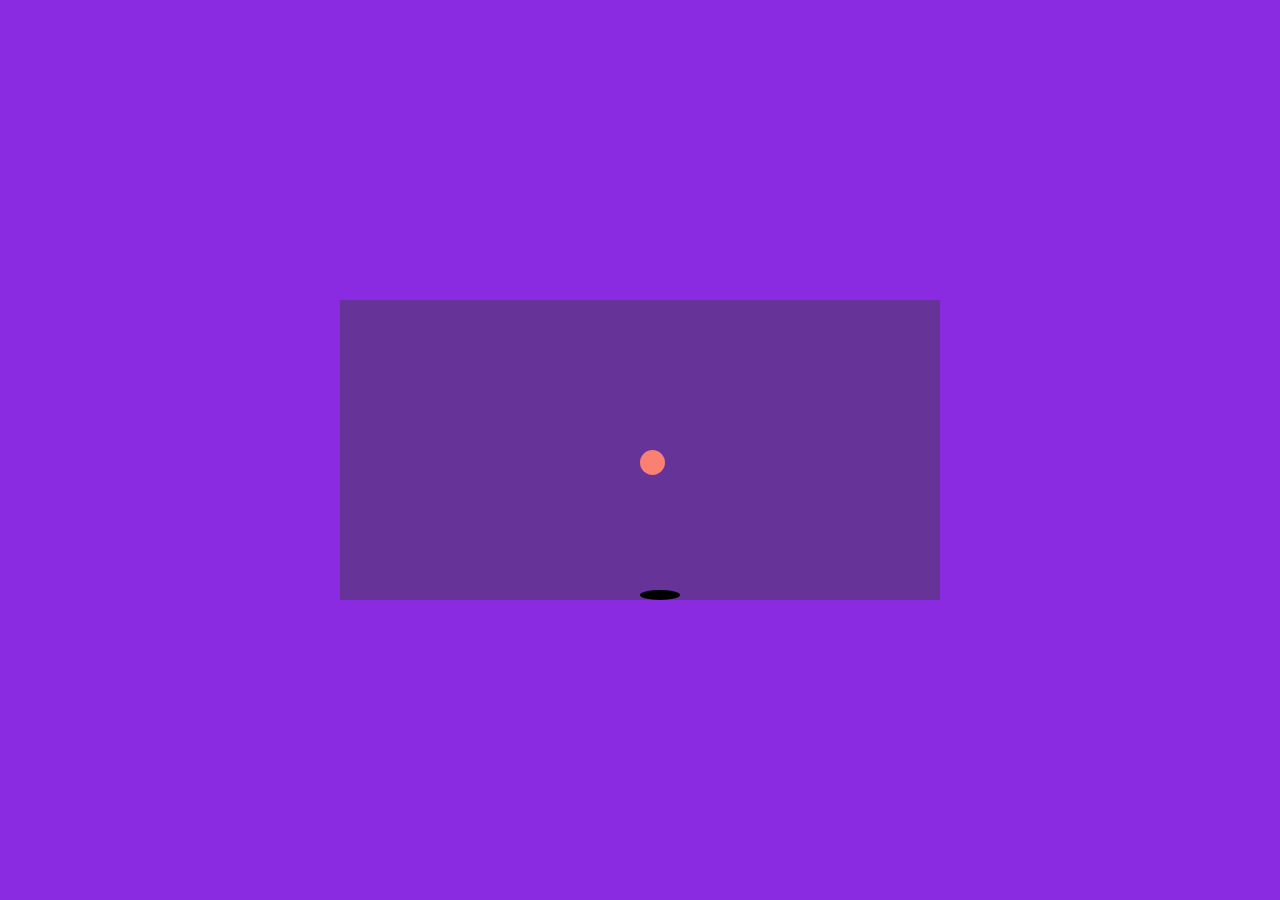
<file: Animations/index.html>
<!DOCTYPE html>
<html lang="en">
<head>
    <meta charset="UTF-8">
    <meta name="viewport" content="width=device-width, initial-scale=1.0">
    <title>Document</title>
    <style>
        body{
            background-color: blueviolet;
        }
        .container{
            position: absolute;
            left: 50%;
            top: 50%;
        }
        .container :nth-child(2) .circle{
            animation-delay: -0.3s;
        }
        .container :nth-child(3) .circle{
            animation-delay: -0.6s;
        }
        .circle{
            width: 25px;
            height: 25px;
            background-color: salmon;
            border-radius: 50%;
            position: absolute;
            left: 50%;
            top: 50%;
            animation: anime 15s linear  infinite ;
        }
        .circle-container{
            position: absolute;
            width: 600px;
            height: 300px;
            background-color: rebeccapurple;
            top: 50%;
            left: 50%;
            transform: translate(-50%,-50%);
        }
        .circle-container::after{
            content: '';
            position: absolute;
            width: 40px;
            background-color: black;
            height: 10px;
            border-radius: 50%;
            bottom: 0;
            left: 50%;
            animation: shadow 15s linear  infinite ;
        }
        @keyframes anime{
            0%{
                transform-origin: 400% 50%;
                transform: rotate(0);
            }
            50%{
                transform-origin: 400% 50%;
                transform: rotate(360deg);
            }
            50.1%{
                transform-origin: -400% 50%;
                transform: rotate(0);
            }
            100%{
                transform-origin: -400% 50%;
                transform: rotate(-360deg);
            }
        }
        @keyframes shadow{
            0%{}
            12.5%{
                transform: translate(120px);
            }
            25%{
                transform: translate(150px);
            }
            37.5%{
                transform: translate(100px);
            }
            50%{
                transform: translate(0px);
            }
            62.5%{
                transform: translate(-120px);
            }
            75%{
                transform: translate(-150px);
            }
            87.5%{
                transform: translate(-100px);
            }
            100%{
                transform: translate(0px);
            }
        }
    </style>
</head>
<body>
    <div class="container">
        <div class="circle-container">
            <div class="circle"></div>
        </div>
        <div class="circle-container">
            <div class="circle"></div>
        </div>
        <div class="circle-container">
            <div class="circle"></div>
        </div>
    </div>
</body>
</html>
</file>
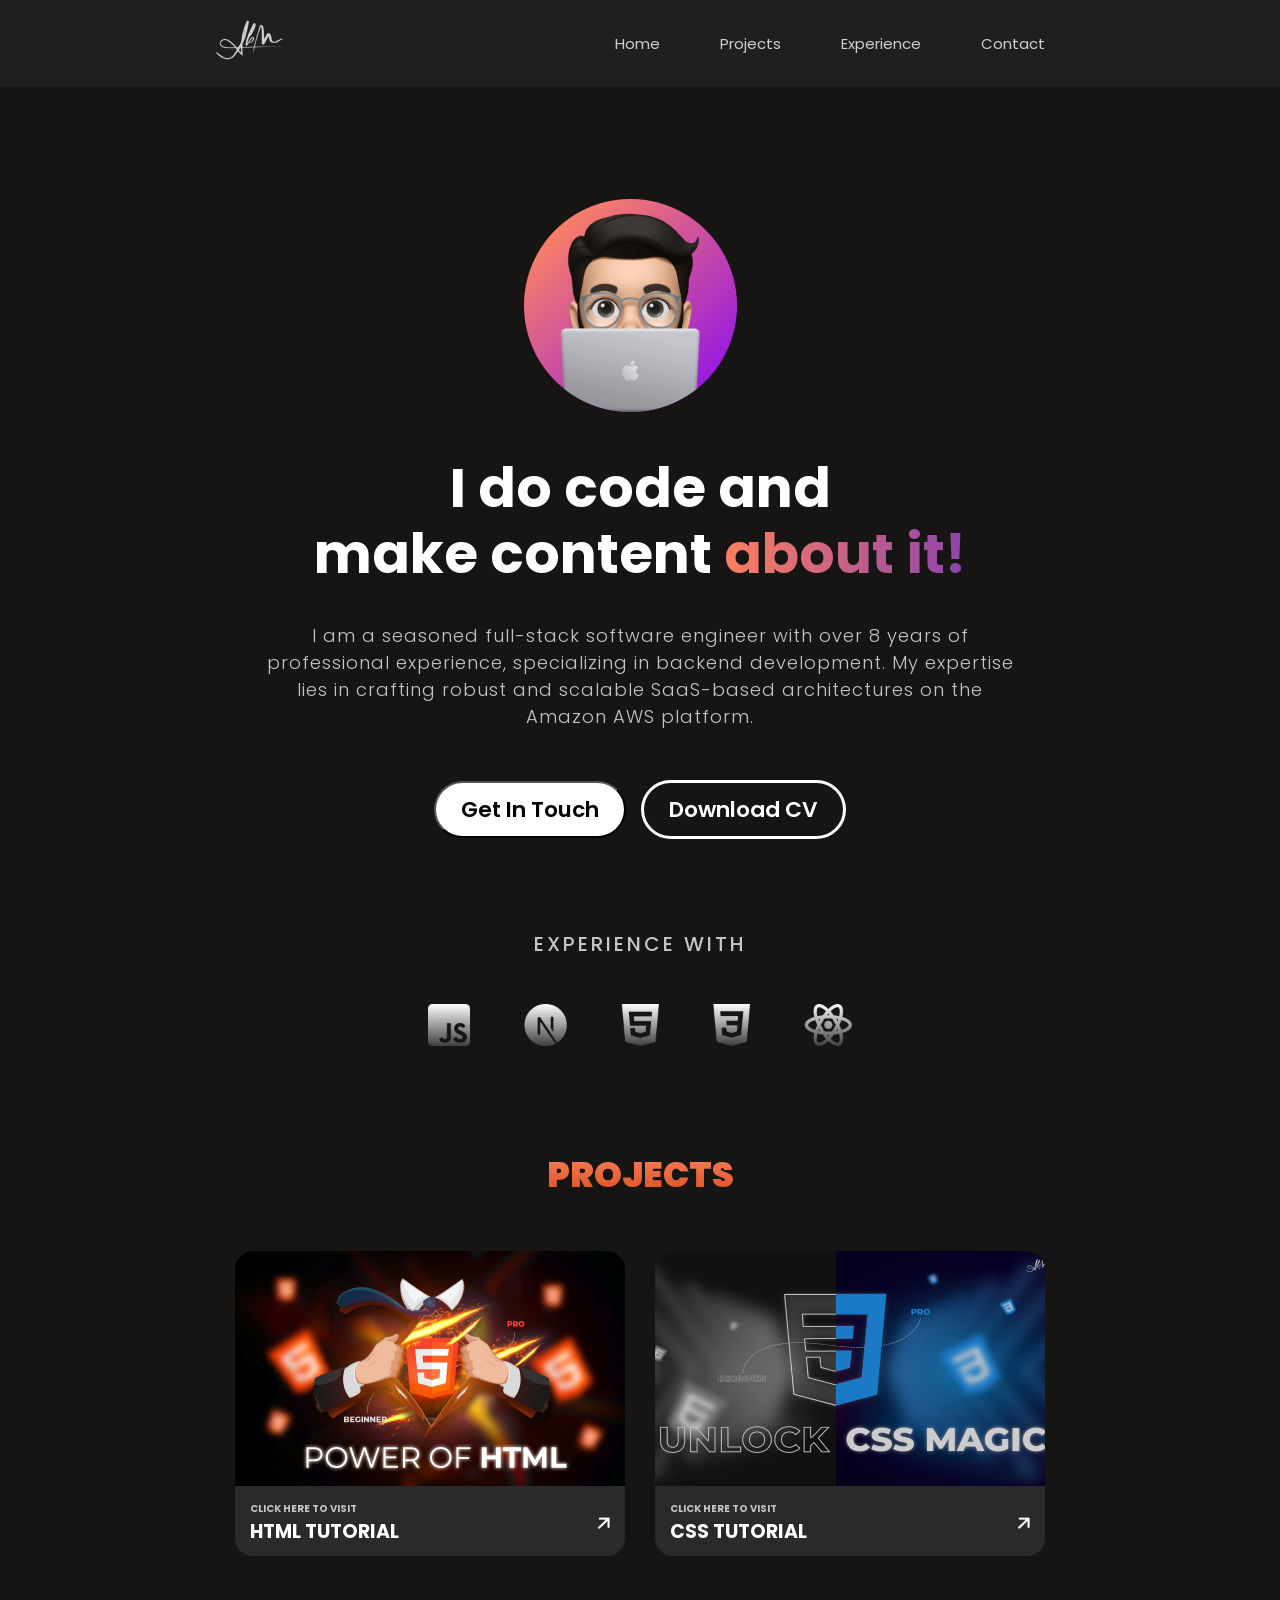
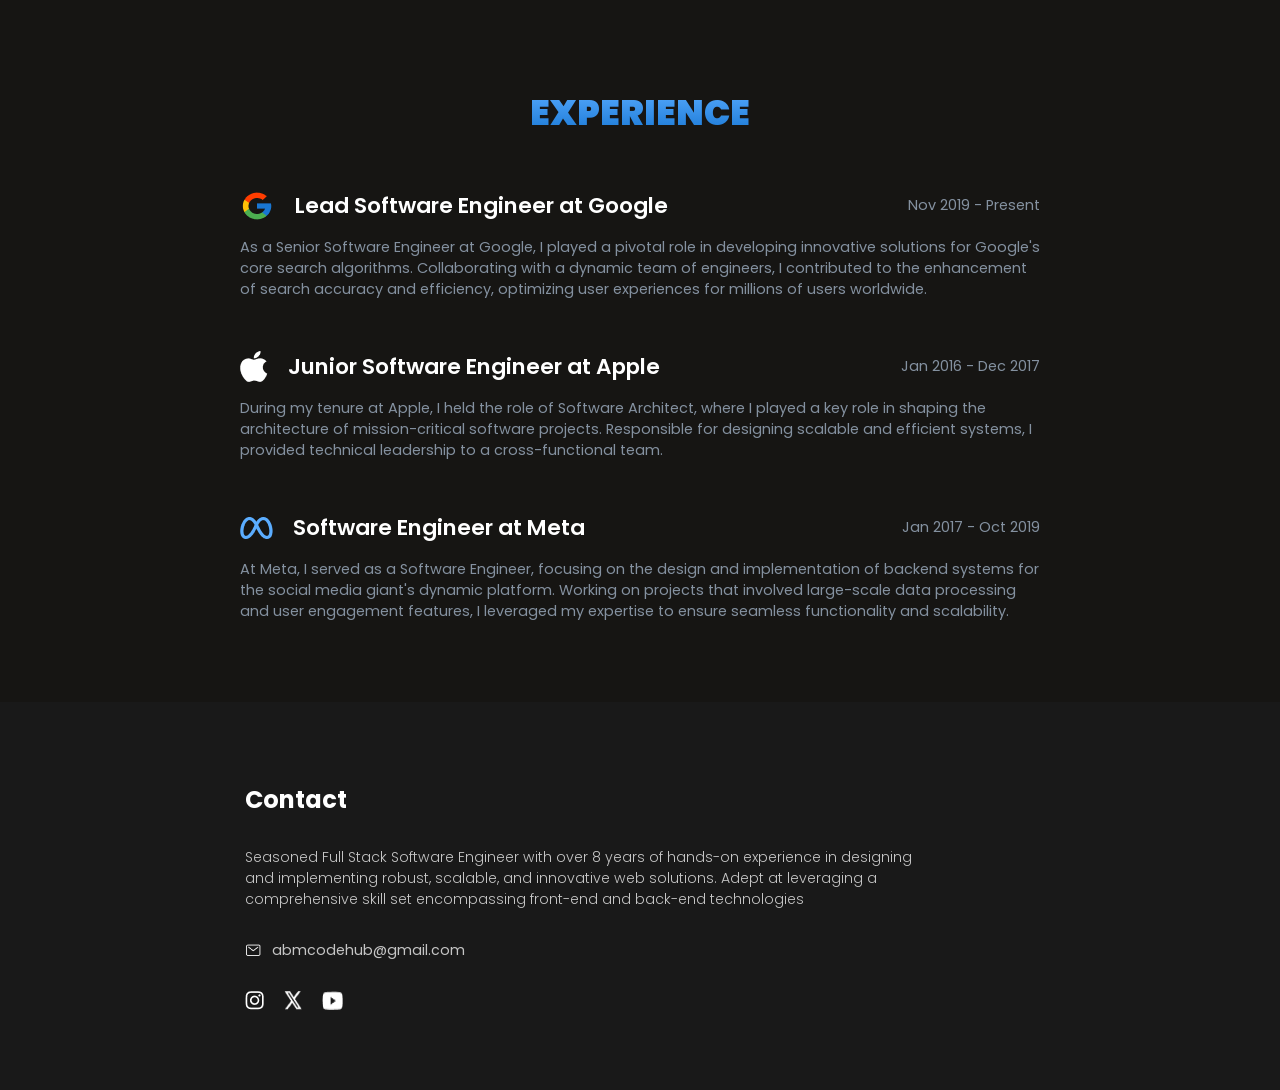
<file: Developer Web/index.html>
<!DOCTYPE html>
<html lang="en">

<head>
    <meta charset="UTF-8">
    <meta name="viewport" content="width=device-width, initial-scale=1.0">
    <title>Portfolio</title>
    <link rel="stylesheet" href="style.css">
</head>

<body>
    <section class="page1" id="page1">
        <div class="nav">
            <nav>
                <div class="logo"><a href="#page1"><img src="assets/logo.png" alt="logo"></a></div>
                <ul>
                    <a href="#page1"><li>Home</li></a>
                    <a href="#projects"><li>Projects</li></a>
                    <a href="#experience"><li>Experience</li></a>
                    <a href="#contact"><li>Contact</li></a>
                </ul>
            </nav>
        </div>

        <div class="intro">
            <div class="img"><img src="assets/avatar.png" alt="avatar"></div>
            <div class="mainText">
                <span>I do code and </span><br>
                <span>make content <span class="highlight">about it!</span></span>

            </div>
            <div class="text"><span>I am a seasoned full-stack software engineer with over</span>
                <span>8 years of professional experience, specializing in backend development.</span>
               <span> My expertise lies in crafting robust and scalable SaaS-based </span>
                <span>architectures on the Amazon AWS platform.</span>
            </div>
        </div>
        <div class="btn">
            <a href="https://www.linkedin.com/in/kajal-deore" target="_blank"><button class="btn btn-light">Get In
                    Touch</button></a>
            <a href="https://www.linkedin.com/in/kajal-deore" target="_blank"><button class="btn btn-dark">Download
                    CV</button></a>
        </div>
    </section>
    <section class="skill">
        <h1>EXPERIENCE WITH</h1>
        <div class="skills">
            <img src="assets/skills/javascript.png" alt="">
            <img src="assets/skills/nodejs.png" alt="">
            <img src="assets/skills/html.png" alt="">
            <img src="assets/skills/css.png" alt="">
            <img src="assets/skills/reactjs.png" alt="">
        </div>
    </section>
    <section class="projects" id="projects">
        <h1>PROJECTS</h1>
        <div class="cards">
            <div class="card card1">
                <img src="assets/projects/project-thumbnail-1.png" alt="">
                <div class="element">
                    <div class="text">
                        <span>CLICK HERE TO VISIT</span>
                        <span>HTML TUTORIAL</span>
                    </div>
                    <div class="icon">
                        <img src="assets/View Icon.png" alt="">
                    </div>
                </div>

            </div>
            <div class="card card2">
                <img src="assets/projects/project-thumbnail-2.png" alt="">
                <div class="element">
                    <div class="text">
                        <span>CLICK HERE TO VISIT</span>
                        <span>CSS TUTORIAL</span>
                    </div>
                    <div class="icon">
                        <img src="assets/View Icon.png" alt="">
                    </div>
                </div>
            </div>
        </div>
    </section>
    <section class="experience" id="experience">
        <h1>EXPERIENCE</h1>
        <div class="info">
            <div class="company company1">
                <div class="headline">
                    <div class="lead">
                        <img src="assets/experience/google-logo.png" alt="">
                        <span>Lead Software Engineer at Google</span>
                    </div>
                    <div class="timeline">Nov 2019 - Present</div>
                </div>
                <div class="description">As a Senior Software Engineer at Google, I played a pivotal role in developing
                    innovative solutions for Google's core search algorithms. Collaborating with a dynamic team of
                    engineers, I
                    contributed to the enhancement of search accuracy and efficiency, optimizing user experiences for
                    millions
                    of users worldwide.
                </div>
            </div>
            <div class="company company2">
                <div class="headline">
                    <div class="lead">
                        <img src="assets/experience/apple-logo.png" alt="">
                        <span>Junior Software Engineer at Apple</span>
                    </div>
                    <div class="timeline">Jan 2016 - Dec 2017</div>
                </div>
                <div class="description">During my tenure at Apple, I held the role of Software Architect, where I
                    played a key role in shaping the architecture of mission-critical software projects. Responsible for
                    designing scalable and efficient systems, I provided technical leadership to a cross-functional
                    team.
                </div>
            </div>
            <div class="company company3">
                <div class="headline">
                    <div class="lead">
                        <img src="assets/experience/meta-logo.png" alt="">
                        <span>Software Engineer at Meta</span>
                    </div>
                    <div class="timeline">Jan 2017 - Oct 2019</div>
                </div>
                <div class="description">At Meta, I served as a Software Engineer, focusing on the design and
                    implementation of backend systems for the social media giant's dynamic platform. Working on projects
                    that involved large-scale data processing and user engagement features, I leveraged my expertise to
                    ensure seamless functionality and scalability.
                </div>
            </div>
        </div>
    </section>
    <section class="last">
        <div class="contact" id="contact">
            <h1>Contact</h1>
            <div class="description">
                Seasoned Full Stack Software Engineer with over 8 years of hands-on experience in designing
    and implementing robust, scalable, and innovative web solutions. Adept at leveraging a
    comprehensive skill set encompassing front-end and back-end technologies 
            </div>
            <div class="email">
                <img src="assets/contact/Email Icon.png" alt="">
                <span>abmcodehub@gmail.com</span>
            </div>
            <div class="social">
                <img src="assets/contact/instagram.png" alt="">
                <img src="assets/contact/x.png" alt="">
                <img src="assets/contact/youtube.png" alt="">
            </div>
        </div>
    </section>
    

</body>

</html>
</file>
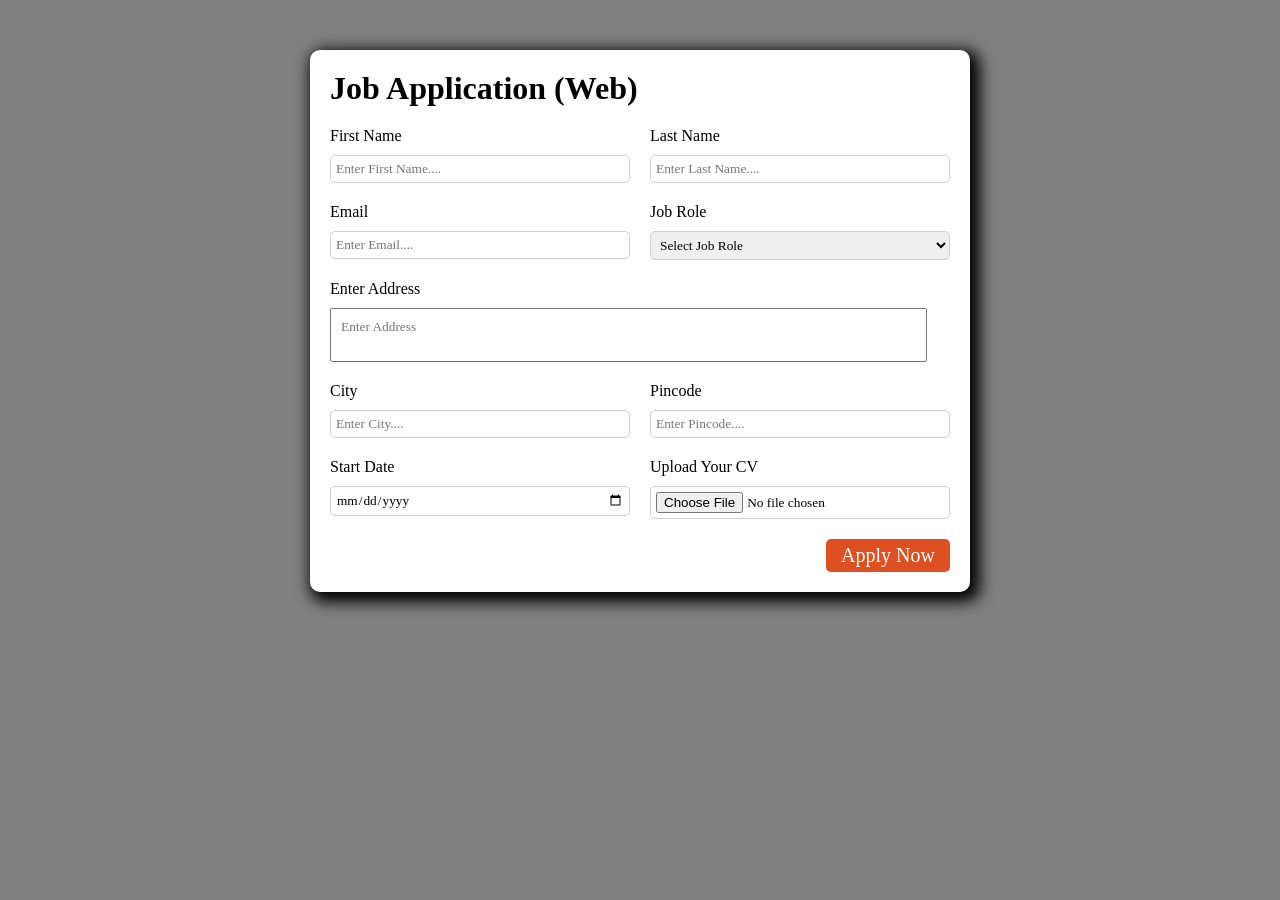
<file: JobApplication/index.html>
<!DOCTYPE html>
<html lang="en">

<head>
    <meta charset="UTF-8">
    <meta name="viewport" content="width=device-width, initial-scale=1.0">
    <title>Apply</title>
    <link rel="stylesheet" href="style.css">
</head>

<body>
    <div class="container">
        <h1>Job Application (Web)</h1>
        <div class="questions">
            <div class="Fname que">
                <label for="Fname">First Name</label>
                <input type="text" placeholder="Enter First Name...." id="Fname">
            </div>
            <div class="Lname que">
                <label for="Lname">Last Name</label>
                <input type="text" placeholder="Enter Last Name...." id="Lname">
            </div>
            <div class="email que">
                <label for="email">Email</label>
                <input type="email" placeholder="Enter Email...." id="email">
            </div>
            <div class="jobRole que">
                <label for="Job Role">Job Role</label>
                <select name="Job Role" id="jobRole">
                    <option value="" disabled selected>Select Job Role </option>
                    <option value="Web Developer">Web Developer</option>
                    <option value="Sr.Engineer">Sr. Engineer</option>
                    <option value="Java Developer">Java Developer</option>
                </select>
            </div>
            <div class="address que">
                <label for="address">Enter Address</label>
                <textarea name="address" id="address" rows="2" cols="70" placeholder="Enter Address"></textarea>
            </div>
            <div class="city que">
                <label for="city">City</label>
                <input type="text" placeholder="Enter City...." id="city">
            </div>
            <div class="pincode que">
                <label for="pincode">Pincode</label>
                <input type="number" placeholder="Enter Pincode...." id="pincode">
            </div>
            <div class="startDate que">
                <label for="sD">Start Date</label>
                <input type="date" id="sD">
            </div>
            <div class="CV que">
                <label for="cv">Upload Your CV</label>
                <input type="file" placeholder="Choose File" id="cv">
            </div>


        </div>
        <div class="btn">
            <button type="submit">Apply Now</button>
        </div>
    </div>
</body>

</html>
</file>
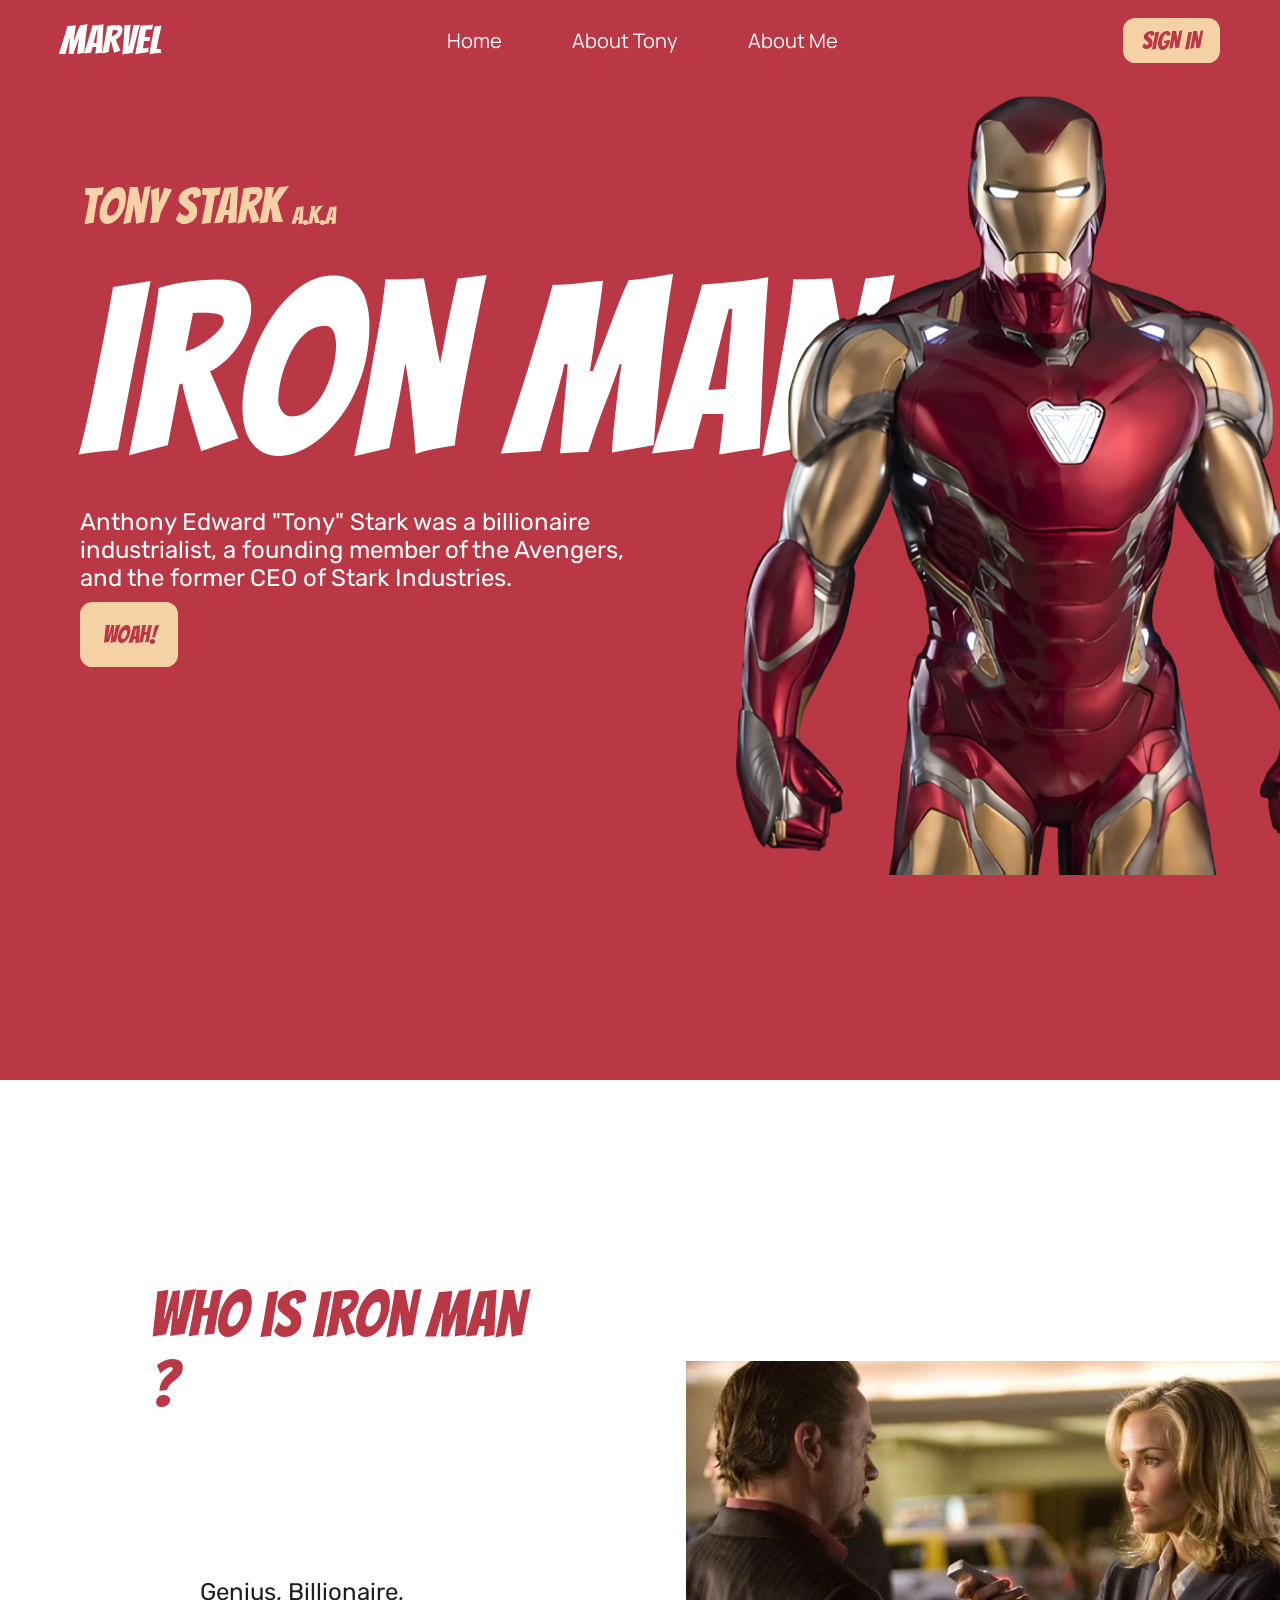
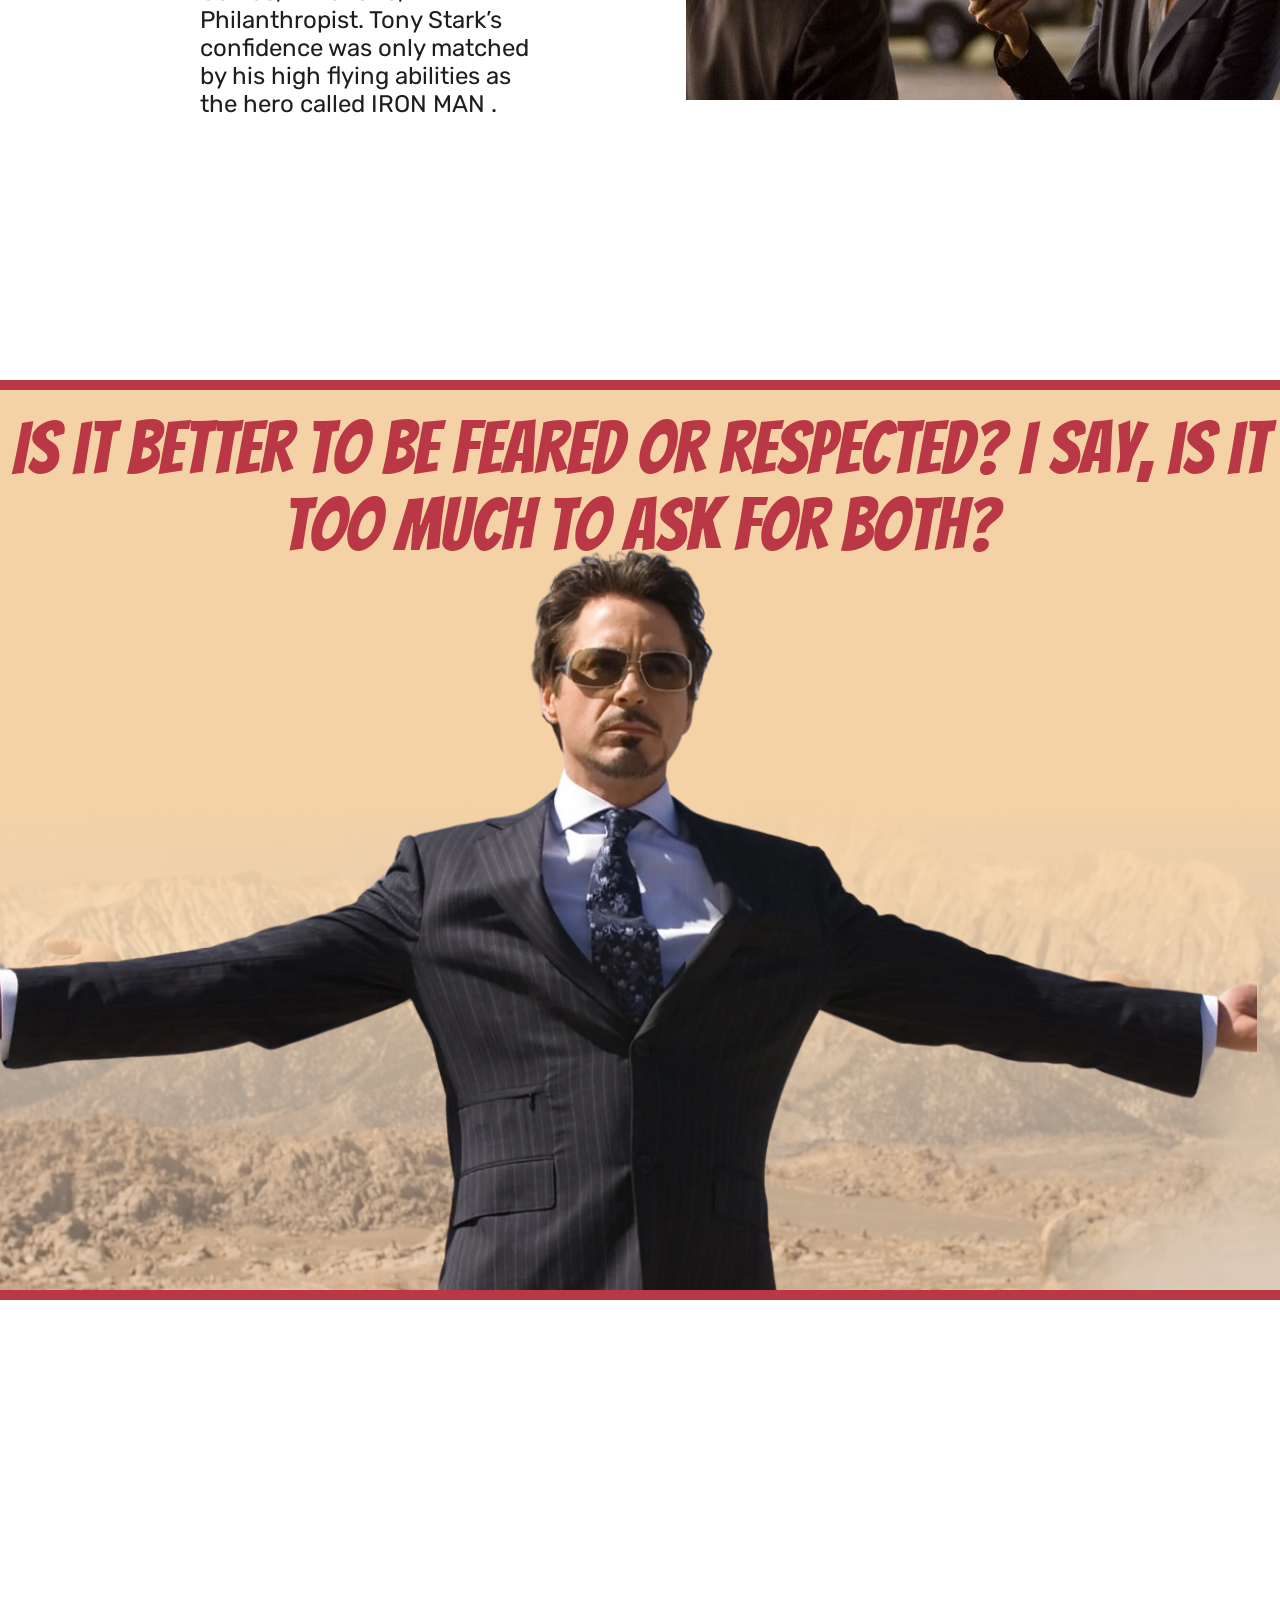
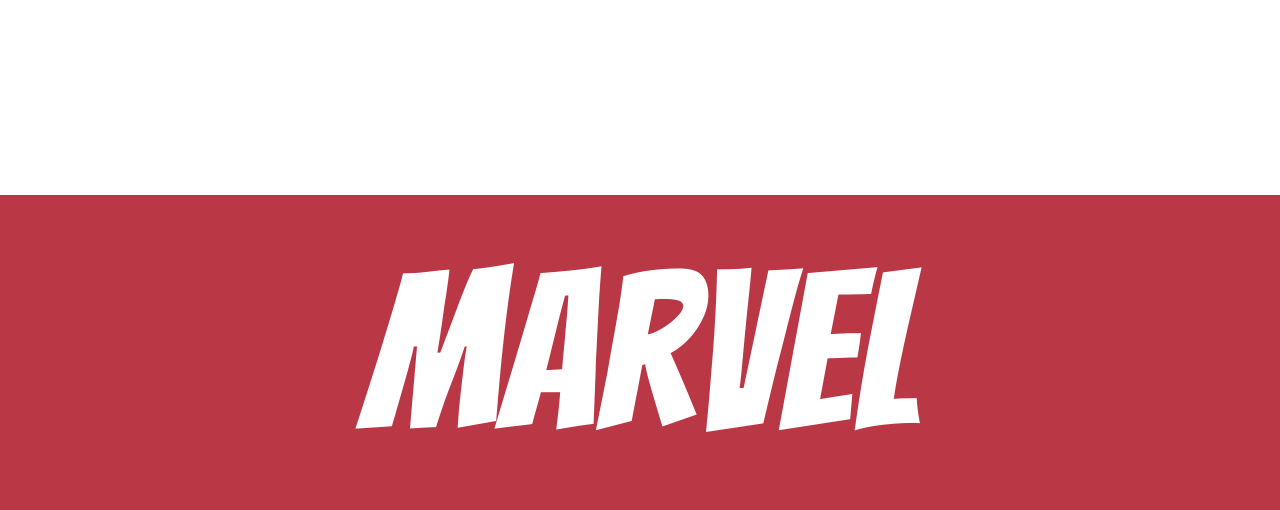
<file: Tribute Page/index.html>
<!DOCTYPE html>
<html lang="en">

<head>
    <meta charset="UTF-8">
    <meta name="viewport" content="width=device-width, initial-scale=1.0">
    <title>Document</title>
    <link rel="stylesheet" href="style.css">
</head>

<body>
    <section class="page1">
        
        <nav>
            <div class="logo">MARVEL</div>
            <div class="nav-content">
                <ul>
                    <li>Home</li>
                    <li>About Tony</li>
                    <li>About Me</li>
                </ul>
            </div>
            <div class="btn">
                <button>SIGN IN</button>
            </div>
        </nav>
        <div class="hero">
            <div class="hero-content">
                <div class="firstline">
                    <span>tony stark</span>
                    <span>a.k.a</span>
                </div>
                <div class="secondline">Iron Man</div>
                <div class="para">
                    Anthony Edward "Tony" Stark was a billionaire industrialist, a founding member of the Avengers, and
                    the former CEO of Stark Industries.
                </div>
                <div class="tag">
                    WOAH!
                </div>

            </div>
            <div class="img"><img src="assets/JpGgBt9H_4x 1.png" alt="Iron Man"></div>
            
        </div>
    </section>
    <section class="page2">
        <div class="main">
            <div class="head">Who is Iron man ?</div>
            <div class="para">Genius, Billionaire, Philanthropist.
                Tony Stark’s confidence was only matched by his high flying abilities as the hero called IRON MAN .
            </div>
        </div>
        <img src="assets/Rectangle 2.png" alt="Mission">

    </section>
    <div class="line"></div>
    <section class="page3">
        <div class="main">
            Is it better to be feared or respected?
            I say, is it too much to ask for both?
        </div>
        <div class="img">
            <img src="assets/image 7.png" class="foreground-img" alt="">
            <img src="assets/Frame 10.png" class="background-img" alt="">
        </div>
    </section>
    <div class="line"></div>
    <section class="page4">
        <div class="red">Marvel</div>
        
    </section>
    
</body>

</html>
</file>
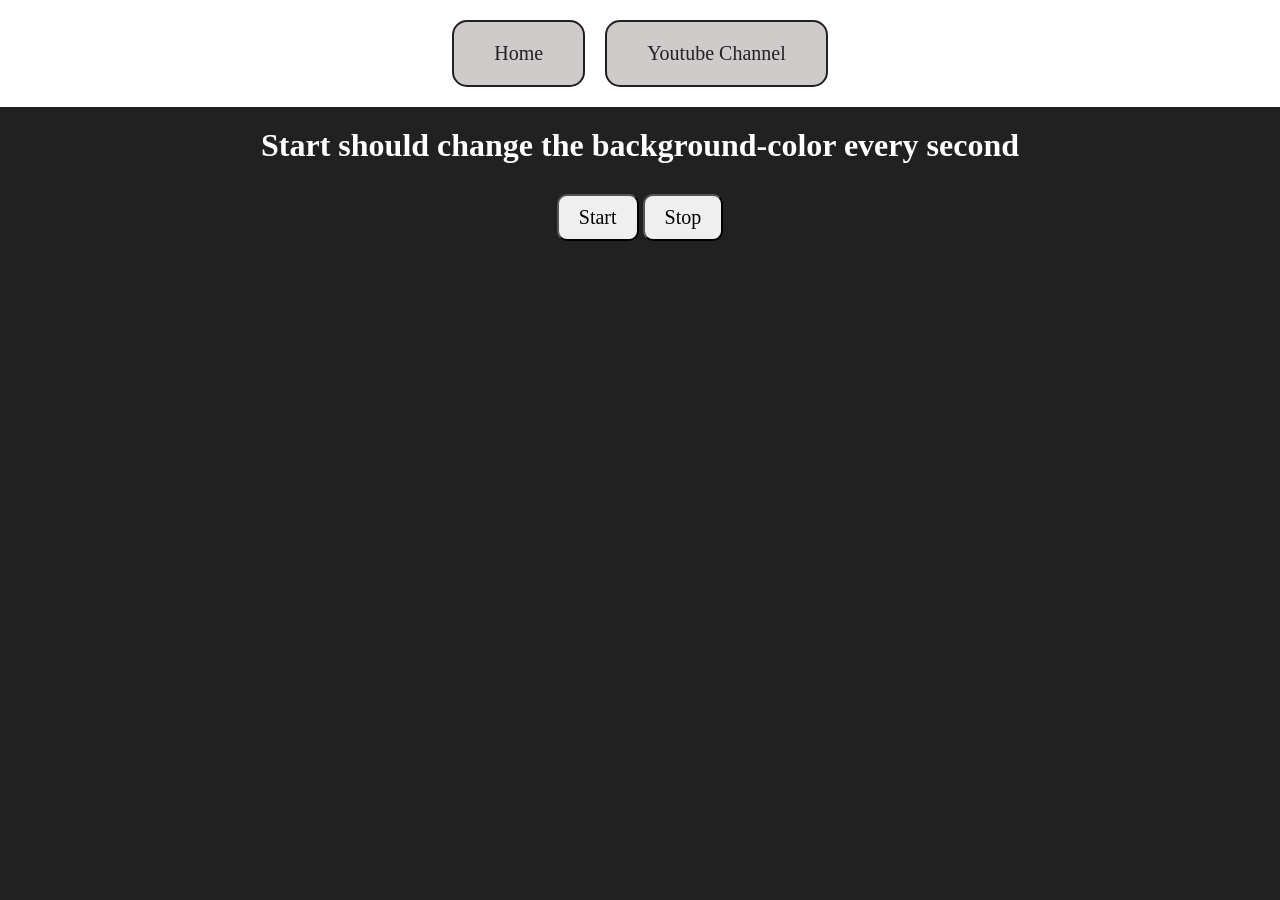
<file: 2 Projects (Async)/BG-Change/index.html>
<!DOCTYPE html>
<html lang="en">

<head>
    <meta charset="UTF-8">
    <meta name="viewport" content="width=device-width, initial-scale=1.0">
    <title>Document</title>
    <style>
        * {
            font-family: cursive;
            margin: 0;
            padding: 0;
            box-sizing: border-box;
        }

        body {
            height: 80%;
            width: 100%;
            background-color: #212121;
            color: white;
        }

        nav {
            box-sizing: border-box;
            height: max-content;
            width: 100%;
            display: flex;
            justify-content: center;
            gap: 20px;
            background-color: white;
            padding: 20px;
        }

        nav a {
            background-color: rgb(207, 203, 203);
            border: 2px solid #212121;
            border-radius: 15px;
            padding: 20px 40px;
            font-size: 20px;
            text-decoration: none;
            color: #212121;
        }

        main {
            display: flex;
            flex-direction: column;
            justify-content: center;
            align-items: center;
            text-align: center;
            margin: 20px 80px;
        }

        button {
            padding: 10px 20px;
            font-size: 20px;
            margin-top: 30px;
            border-radius: 10px;
        }
    </style>
</head>

<body>
    <nav>
        <a href="/" aria-current="page">Home</a>
        <a href="https://www.youtube.com">Youtube Channel</a>
    </nav>
    <main>
        <h1>Start should change the background-color every second</h1>
        <div class="btn">
            <button id="start">Start</button>
            <button id="stop">Stop</button>
        </div>
    </main>
</body>
<script>

    let isPlaying = false;
    let intervalId;

    const randomColor = function () {
        const hex = "0123456789ABCDEF";
        let color = '#';
        for (let i = 0; i < 6; i++) {
            color += hex[Math.floor(Math.random() * 16)]
        }
        return color;
    }

    const logTime = function () {
        document.body.style.backgroundColor = randomColor();
    }

    document.querySelector('#start').addEventListener('click', function () {
        if (!isPlaying) {
            intervalId = setInterval(logTime, 1000);
            isPlaying = true;
        }
    })

    document.querySelector('#stop').addEventListener('click', function () {
        if (isPlaying) {
            clearInterval(intervalId);
            isPlaying = false;
        }
    })
</script>

</html>
</file>
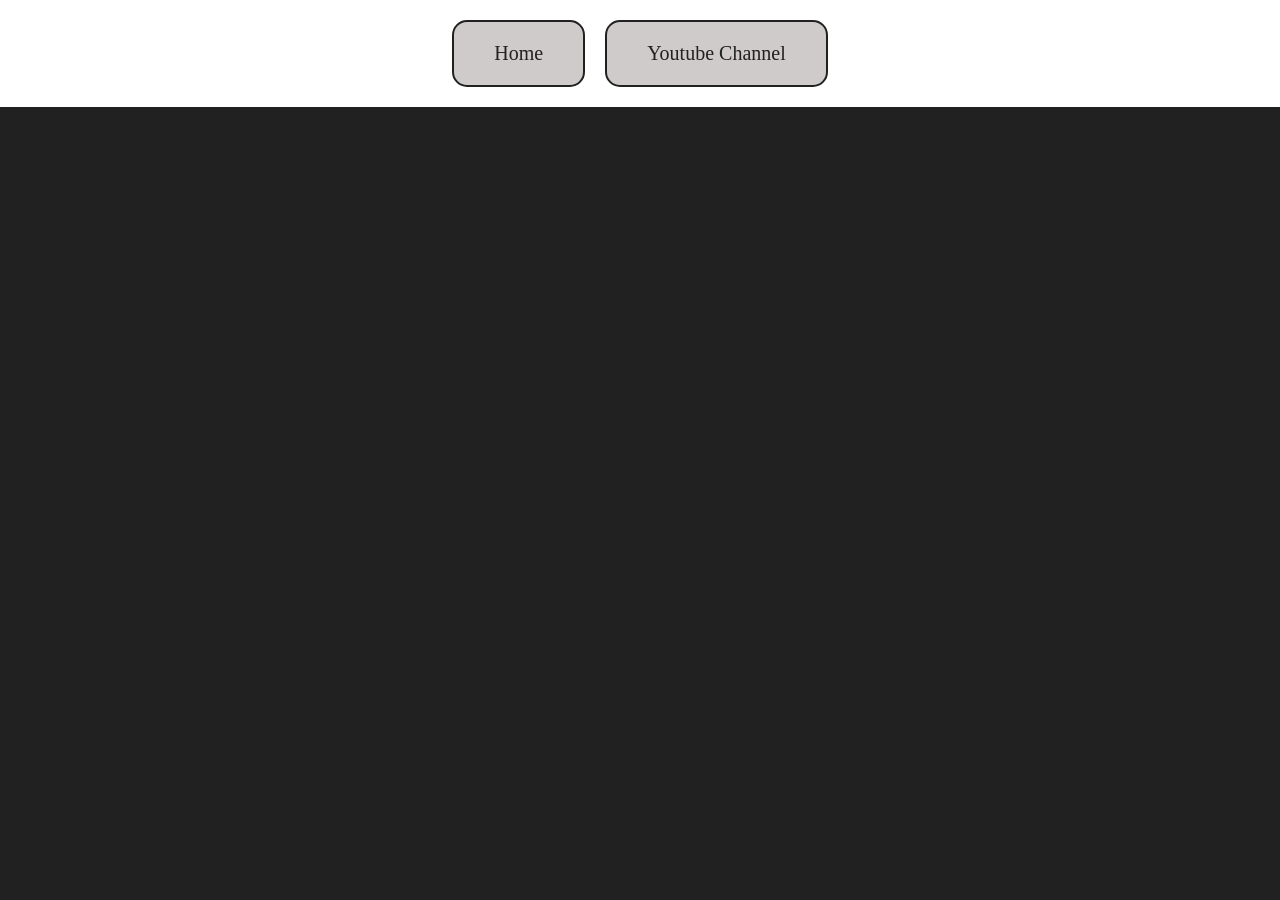
<file: 2 Projects (Async)/keyboard/index.html>
<!DOCTYPE html>
<html lang="en">

<head>
    <meta charset="UTF-8">
    <meta name="viewport" content="width=device-width, initial-scale=1.0">
    <title>Document</title>
    <style>
        * {
            font-family: cursive;
            margin: 0;
            padding: 0;
            box-sizing: border-box;
        }

        body {
            height: 80%;
            width: 100%;
            background-color: #212121;
            color: white;
        }

        nav {
            box-sizing: border-box;
            height: max-content;
            width: 100%;
            display: flex;
            justify-content: center;
            gap: 20px;
            background-color: white;
            padding: 20px;
        }

        nav a {
            background-color: rgb(207, 203, 203);
            border: 2px solid #212121;
            border-radius: 15px;
            padding: 20px 40px;
            font-size: 20px;
            text-decoration: none;
            color: #212121;
        }

        table{
            display: flex;
            justify-content: center;
            font-size: 30px;
            margin-top: 50px;
        }
        td{
            border: 2px solid rgb(153, 151, 151);
            padding: 10px 20px;
            text-align: center;
        }

        
    </style>
</head>

<body>
    <nav>
        <a href="/" aria-current="page">Home</a>
        <a href="https://www.youtube.com">Youtube Channel</a>
    </nav>
    <div class="insert" id="insert"></div>
    
</body>
<script>

const insert = document.getElementById('insert');

window.addEventListener('keydown',(e)=>{
    insert.innerHTML=`
    <div class='color'>
    <table>
        <tr>
          <td>Key</td>
          <td>KeyCode</td>
          <td>Code</td>
        </tr>
        <tr>
          <td>${e.key === " " ? "Space":e.key}</td>
          <td>${e.keyCode}</td>
          <td>${e.code}</td>
        </tr>
      </table>
      </div>
    `
})

</script>

</html>
</file>
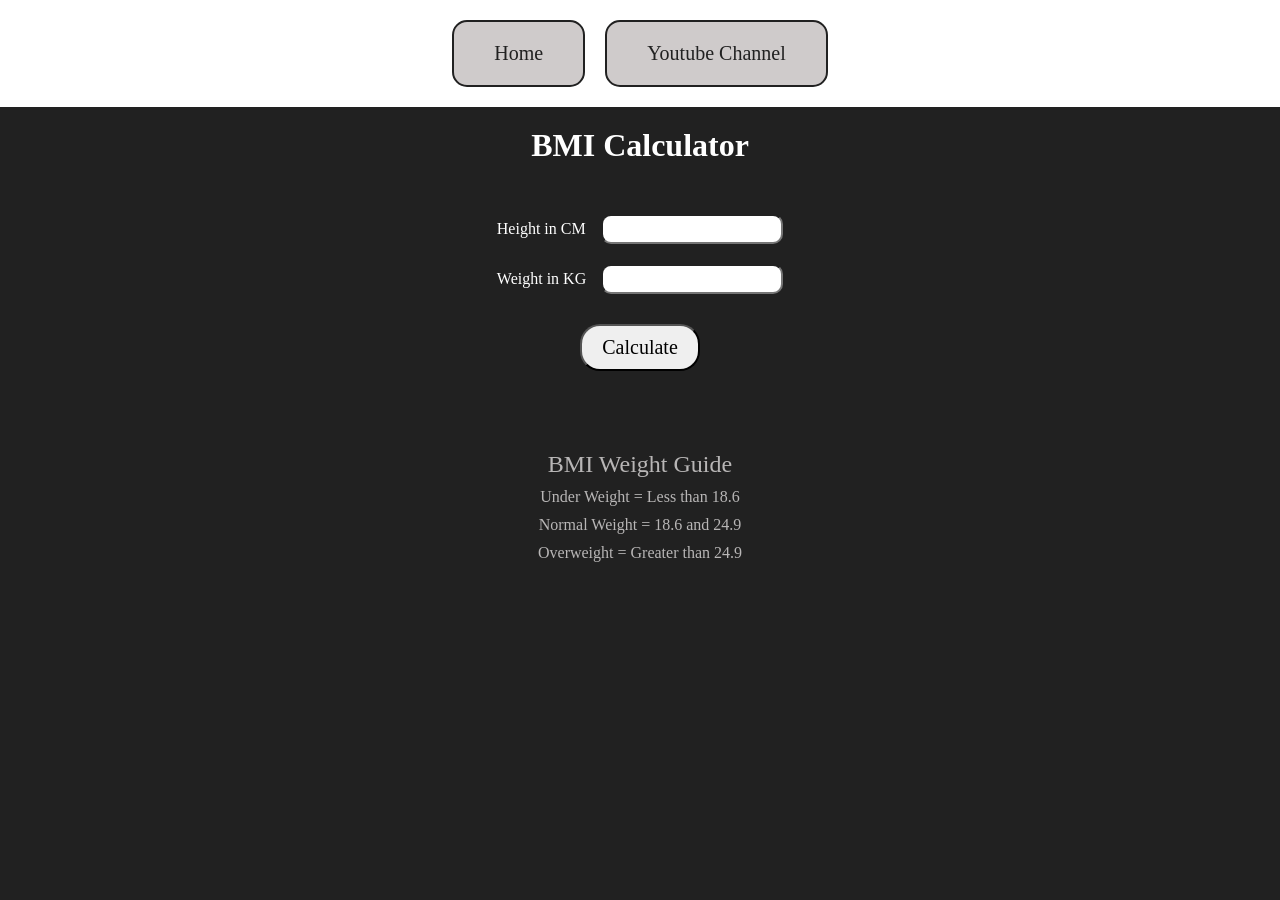
<file: 4 Projects/BMI Generator/index.html>
<!DOCTYPE html>
<html lang="en">

<head>
    <meta charset="UTF-8">
    <meta name="viewport" content="width=device-width, initial-scale=1.0">
    <title>BMI Calculator</title>
    <style>
        * {
            font-family: cursive;
            margin: 0;
            padding: 0;
            box-sizing: border-box;
        }

        body {
            height: 80%;
            width: 100%;
            background-color: #212121;
        }

        nav {
            box-sizing: border-box;
            height: max-content;
            width: 100%;
            display: flex;
            justify-content: center;
            gap: 20px;
            background-color: white;
            padding: 20px;
        }

        nav a {
            background-color: rgb(207, 203, 203);
            border: 2px solid #212121;
            border-radius: 15px;
            padding: 20px 40px;
            font-size: 20px;
            text-decoration: none;
            color: #212121;
        }

        .canvas {
            margin-top: 20px;
            color: white;
            display: flex;
            flex-direction: column;
            gap: 50px;
            justify-content: center;
            align-items: center;
        }

        .spans {
            display: flex;
            flex-direction: column;
            gap: 20px;
        }

        .input {
            display: flex;
            gap: 15px;
            align-items: center;
        }

        input {
            border-radius: 10px;
            padding: 5px;
        }

        button {
            padding: 10px 20px;
            font-size: 20px;
            border-radius: 20px;
        }

        button:hover {
            background-color: #cf6e6e;
            color: #fff;
        }

        .guide {
            display: flex;
            flex-direction: column;
            text-align: center;
            justify-content: center;
            align-items: center;
            gap: 10px;
            color: rgb(184, 182, 182);
        }

        .guide h2 {
            font-weight: 300;
        }

        #results {
            font-size: 35px;
            color: rgb(241, 241, 241);
            font-weight: 800;
        }

        form {
            display: flex;
            flex-direction: column;
            justify-content: center;
            align-items: center;
            gap: 30px;
            text-align: center;
        }
    </style>
</head>

<body>
    <nav>
        <a href="/" aria-current="page">Home</a>
        <a href="https://www.youtube.com">Youtube Channel</a>
    </nav>
    <div class="canvas">
        <h1>BMI Calculator</h1>
        <form action="submit">
            <div class="spans">
                <div class="input">
                    <label for="height">Height in CM</label>
                    <input type="text" id="height">
                </div>

                <div class="input">
                    <label for="weight">Weight in KG</label>
                    <input type="text" id="weight">
                </div>
            </div>
            <button type="submit">Calculate</button>
            <div id="results"></div>
        </form>
        <div class="guide">
            <h2>BMI Weight Guide</h2>
            <span>Under Weight = Less than 18.6</span>
            <span>Normal Weight = 18.6 and 24.9</span>
            <span>Overweight = Greater than 24.9</span>
        </div>
    </div>
    <script>
        const form = document.querySelector('form');
        form.addEventListener('submit', function (e) {
            e.preventDefault(); // to prevent empty values

            const heightInput = parseInt(document.querySelector('#height').value);
            const weightInput = parseInt(document.querySelector('#weight').value);
            const results = document.querySelector('#results');

            if (heightInput === '' || heightInput <= 0 || isNaN(heightInput)) {
                results.innerHTML = `Please provide a valid height`;
            } else if (weightInput === '' || weightInput <= 0 || isNaN(weightInput)) {
                results.innerHTML = `Please provide a valid weight`;
            } else {
                const heightInMeters = heightInput / 100;
                const bmi = (weightInput / (heightInMeters * heightInMeters)).toFixed(1);

                // show the results
                let resultText = '';
                if (bmi < 18.6) {
                    resultText = `Under Weight (BMI: ${bmi})`;
                } else if (bmi >= 18.6 && bmi <= 24.9) {
                    resultText = `Normal (BMI: ${bmi})`;
                } else {
                    resultText = `Over Weight (BMI: ${bmi})`;
                }
                results.innerHTML = `<span>${resultText}</span>`;
            }
        });

    </script>
</body>

</html>
</file>
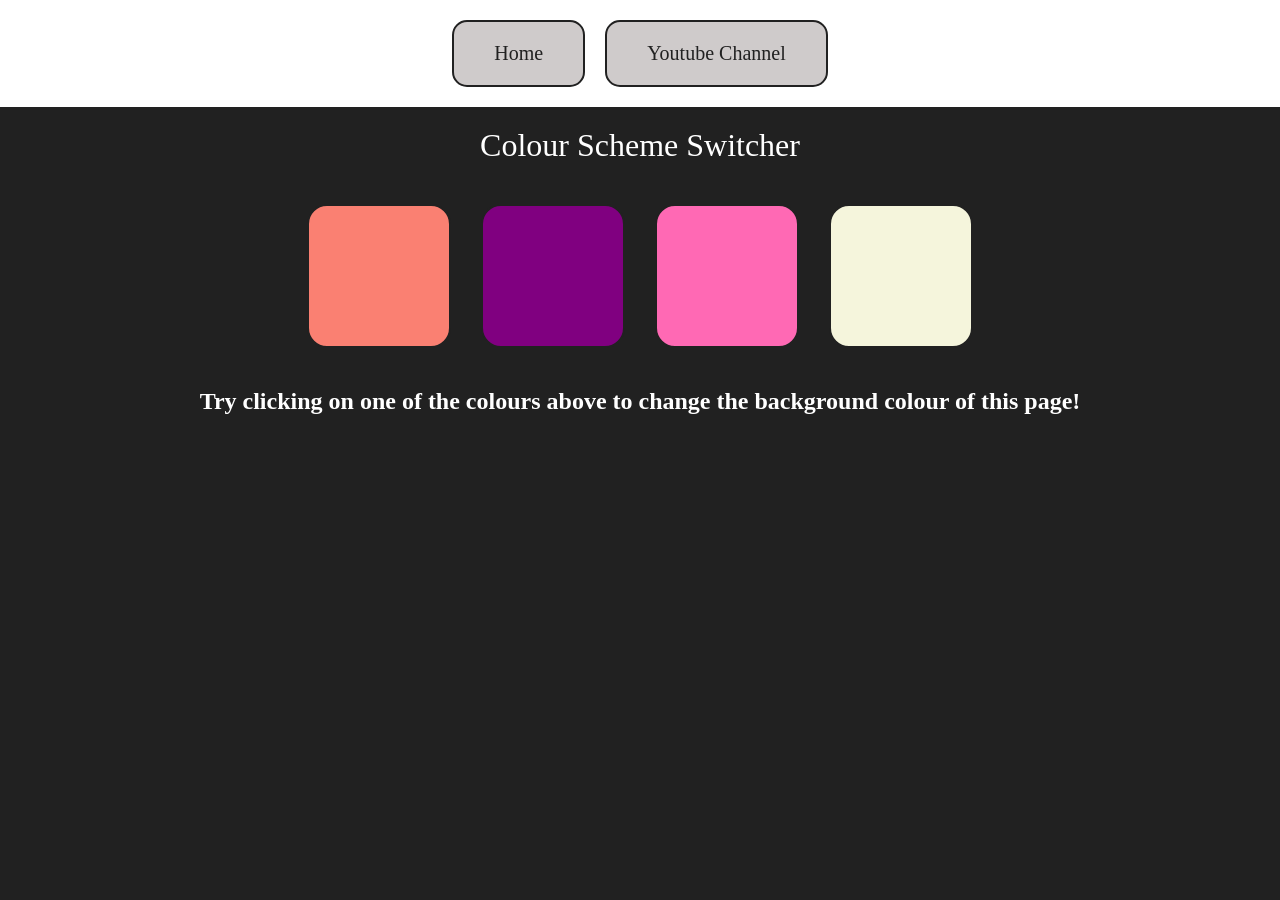
<file: 4 Projects/Color Changer/index.html>
<!DOCTYPE html>
<html lang="en">

<head>
    <meta charset="UTF-8">
    <meta name="viewport" content="width=device-width, initial-scale=1.0">
    <title>Document</title>
    <style>
        * {
            font-family: cursive;
            margin: 0;
            padding: 0;
            box-sizing: border-box;
        }

        body{
            height: 80%;
            width: 100%;
            background-color: #212121;
        }

        nav {
            box-sizing: border-box;
            height: max-content;
            width: 100%;
            display: flex;
            justify-content: center;
            gap: 20px;
            background-color: white;
            padding: 20px;
        }

        nav a {
            background-color: rgb(207, 203, 203);
            border: 2px solid #212121;
            border-radius: 15px;
            padding: 20px 40px;
            font-size: 20px;
            text-decoration: none;
            color: #212121;
        }

        .canvas{
            margin-top: 20px;
            display: flex;
            flex-direction: column;
            gap: 40px;
        }

        h1 {
            color: white;
            font-weight: 500;
            display: flex;
            justify-content: center;
        }

        .button {

            background-color: blueviolet;
            padding: 70px 70px;
            width: max-content;
            border-radius: 20px;
            border: 2px solid #212121;
        }

        .spans {
            display: flex;
            flex-direction: row;
            gap: 30px;
            justify-content: center;
            flex-wrap: wrap;

        }

        #salmon {
            background-color: salmon;
        }

        #purple {
            background-color: purple;
        }

        #hotpink {
            background-color: hotpink;
        }

        #beige {
            background-color: beige;
        }

        h2 {
            color: white;
            text-align: center;
        }
    </style>
</head>

<body>
    <nav>
        <a href="/" aria-current="page">Home</a>
        <a href="https://www.youtube.com">Youtube Channel</a>
    </nav>
    <div class="canvas">
        <h1>Colour Scheme Switcher</h1>
        <div class="spans">
            <span class="button" id="salmon"></span>
            <span class="button" id="purple"></span>
            <span class="button" id="hotpink"></span>
            <span class="button" id="beige"></span>
        </div>
        <h2>
            Try clicking on one of the colours above
            <span>to change the background colour of this page!</span>
        </h2>
    </div>
    <script>
        const buttons = document.querySelectorAll('.button');
        const body = document.querySelector('body') 
         buttons.forEach(function(button){
            button.addEventListener('click',function(){
                body.style.backgroundColor = button.id;
                body.style.opacity = 0.7;
            })
         })      
    </script>
</body>

</html>
</file>
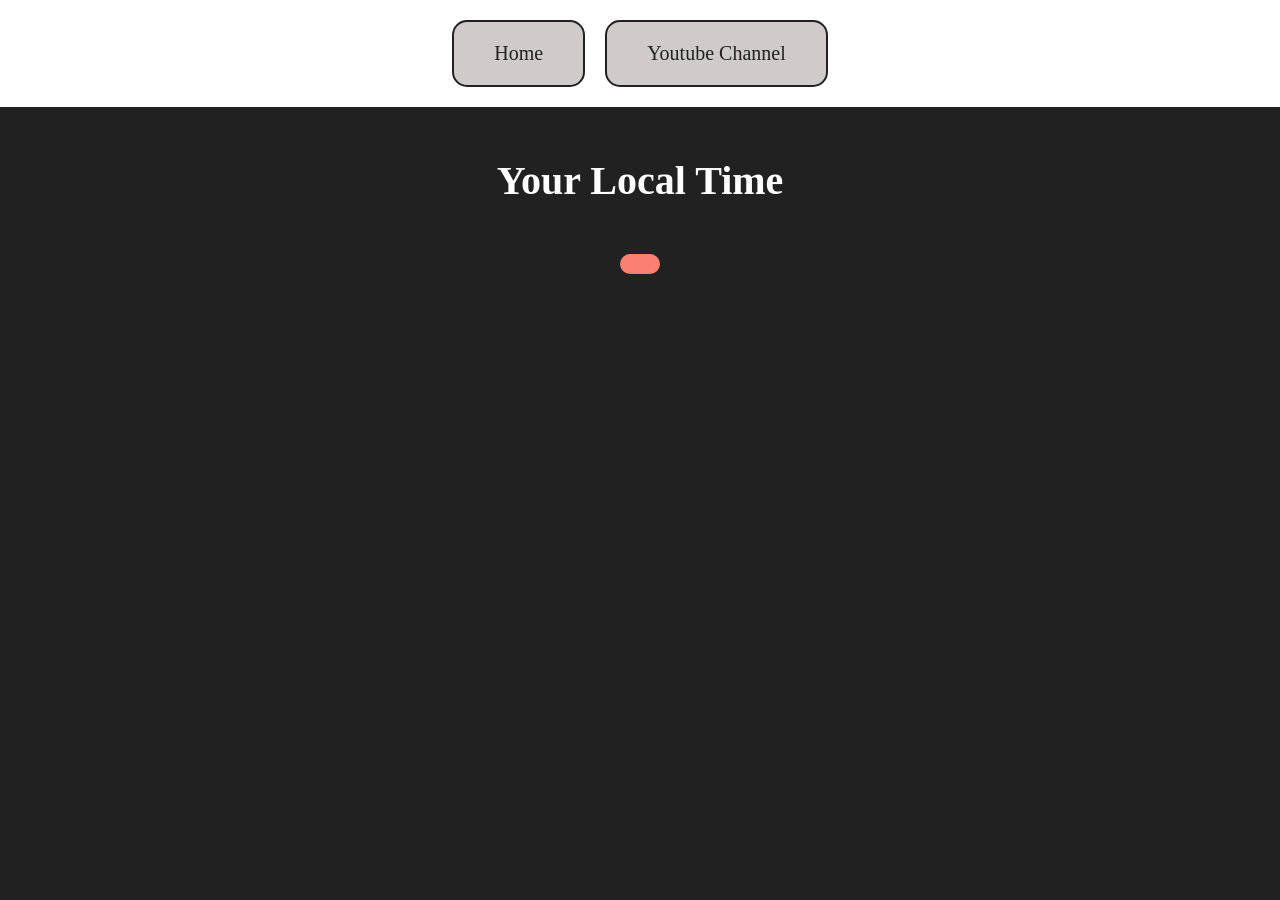
<file: 4 Projects/Digital Clock/index.html>
<!DOCTYPE html>
<html lang="en">

<head>
    <meta charset="UTF-8">
    <meta name="viewport" content="width=device-width, initial-scale=1.0">
    <title>Digital Clock</title>
    <style>
        * {
            font-family: cursive;
            margin: 0;
            padding: 0;
            box-sizing: border-box;
        }

        body {
            height: 80%;
            width: 100%;
            background-color: #212121;
        }

        nav {
            box-sizing: border-box;
            height: max-content;
            width: 100%;
            display: flex;
            justify-content: center;
            gap: 20px;
            background-color: white;
            padding: 20px;
        }

        nav a {
            background-color: rgb(207, 203, 203);
            border: 2px solid #212121;
            border-radius: 15px;
            padding: 20px 40px;
            font-size: 20px;
            text-decoration: none;
            color: #212121;
        }

        .center {
            display: flex;
            flex-direction: column;
            justify-content: center;
            align-items: center;
            text-align: center;
            margin-top: 50px;
            font-size: 40px;
            font-weight: 700;
        }

        #banner {
            color: white;
        }

        #clock {
            font-size: 50px;
            background-color: salmon;
            padding: 10px 20px;
            margin-top: 50px;
            border-radius: 15px;
        }
    </style>
</head>

<body>
    <nav>
        <a href="/" aria-current="page">Home</a>
        <a href="https://www.youtube.com">Youtube Channel</a>
    </nav>
    <div class="center">
        <div id="banner"><span>Your Local Time</span></div>
        <div id="clock"></div>
    </div>
    <script>
        const clock = document.getElementById('clock');

        setInterval(function(){
            let date = new Date();
            //console.log(date.toLocaleTimeString());
            clock.innerHTML = date.toLocaleTimeString();
        },1000)
        
    </script>
</body>

</html>
</file>
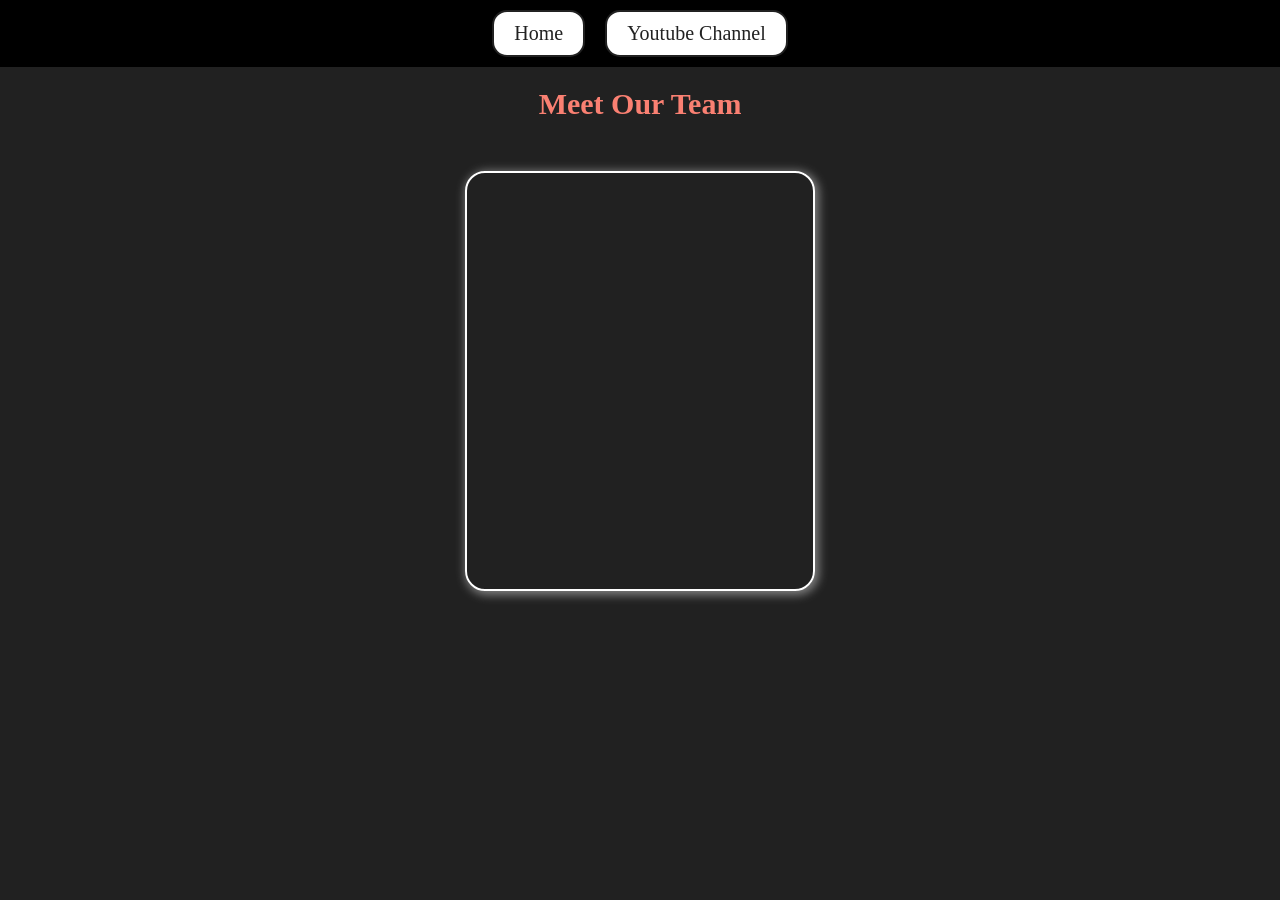
<file: 4 Projects/Github Card/index.html>
<!DOCTYPE html>
<html lang="en">
<head>
    <meta charset="UTF-8">
    <meta name="viewport" content="width=device-width, initial-scale=1.0">
    <title>Document</title>
    <link rel="stylesheet" href="style.css">
</head>
<body>
    <nav>
        <a href="/" aria-current="page">Home</a>
        <a href="https://www.youtube.com">Youtube Channel</a>
    </nav>
    <h1>Meet Our Team</h1>
    <div class="cards">
        <div class="card card1">

        </div>
    </div>
</body>
<script src="script.js"></script>
</html>
</file>
<file: Developer Web/style.css>
@import url('https://fonts.googleapis.com/css2?family=Poppins:ital,wght@0,100;0,200;0,300;0,400;0,500;0,600;0,700;0,800;0,900;1,100;1,200;1,300;1,400;1,500;1,600;1,700;1,800;1,900&display=swap');

* {
    padding: 0;
    margin: 0;
    font-family: "Poppins", sans-serif;
    box-sizing: border-box;
}

html,
body {
    background-color: #161513;
    display: flex;
    flex-direction: column;
    gap: 80px;
    min-height: 100vh;

}

.page1 {
    display: flex;
    flex-direction: column;
    justify-content: center;
    align-items: center;
    gap: 40px;
}

.nav {

    width: 100%;

}

nav {
    display: flex;
    justify-content: center;
    align-items: center;
    gap: 300px;
    position: fixed;
    background-color: #222222;
    margin-left: 0;
    width: 100%;
    opacity: 0.8;
}

ul {
    list-style: none;
    display: flex;
    gap: 10px;
}

li {
    color: white;
    font-size: 15px;
    padding: 5px 25px;
}

li:hover {
    animation: zoomin ease-in 1s 1 forwards;

}

a {
    text-decoration: none;
}

.intro {
    display: flex;
    flex-direction: column;
    justify-content: center;
    align-items: center;
    margin: auto;
    gap: 35px;
    text-align: center;
}

.intro img {
    margin-top: 150px;
    height: 223px;
    width: 251px;
}

.intro img:hover {
    animation: rotate ease-in-out 5s infinite;
}

.intro .mainText {
    color: white;
    text-align: center;
    font-size: 55px;
    font-weight: bolder;
    line-height: 1.2;
}

.intro .mainText .highlight {
    background: linear-gradient(to right, #ff7e5f, #8e44ad);
    -webkit-background-clip: text;
    -webkit-text-fill-color: transparent;
    background-clip: text;
    color: transparent;
}

.intro .text {
    color: #C5C5C5;
    text-align: center;
    font-size: 18px;
    letter-spacing: 1px;
    max-width: 750px;
    font-weight: 300;
}

.btn {
    padding: 10px 25px;
    font-size: 21.83px;
    font-weight: 600;
    box-sizing: border-box;
    border-radius: 50px;
    margin: auto 5px;
}

.btn-light {
    color: black;
    background-color: white;
}

.btn-dark {
    color: white;
    background-color: #161513;
    border: 3px solid white;
}

.skill {
    display: flex;
    flex-direction: column;
    align-items: center;
    gap: 30px;
    text-align: center;
}

.skill h1 {
    color: #C5C5C5;
    font-size: 20px;
    letter-spacing: 3px;
    font-weight: 500;
}

.skills img {
    height: 42px;
    margin: 15px 25px;
}

.projects h1 {
    background: linear-gradient(to bottom, rgba(255, 134, 96, 1) 0%, rgba(213, 73, 29, 1) 100%);
    -webkit-background-clip: text;
    -webkit-text-fill-color: transparent;
    background-clip: text;
    color: transparent;
    text-align: center;
    font-size: 35px;
    font-weight: 900;
}

.projects .cards {
    display: flex;
    justify-content: center;
    margin: 50px;
    gap: 30px;
    flex-wrap: wrap;
}

.projects .cards .card {
    display: flex;
    flex-direction: column;
    background-color: #2A2A2A;
    border-radius: 18px;
}


.projects .text {
    display: flex;
    flex-direction: column;

}

.projects .element {
    display: flex;
    justify-content: space-between;
    align-items: center;
    padding: 15px;
    padding-bottom: 10px;
}

.projects .element .text :nth-child(1) {
    font-size: 10px;
    font-weight: bolder;
    color: #C5C5C5;
}

.projects .element .text :nth-child(2) {
    font-size: 19px;
    font-weight: bolder;
    color: white;
}

.experience {
    max-width: 800px;
    margin: auto;
    display: flex;
    flex-direction: column;
    gap: 50px;
}

.experience h1 {
    background: linear-gradient(to bottom, rgba(91, 173, 255, 1) 0%, rgba(19, 115, 209, 1) 100%);
    -webkit-background-clip: text;
    -webkit-text-fill-color: transparent;
    background-clip: text;
    color: transparent;
    text-align: center;
    font-size: 35px;
    font-weight: 900;
}

.experience .headline {
    display: flex;
    color: white;
    align-items: center;
    justify-content: space-between;
}

.experience .lead {
    display: flex;
    align-items: center;
    gap: 20px;
}

.experience .lead span {
    font-size: 21.74px;
    font-weight: 600;
    color: white;
}

.experience .headline .timeline {
    color: #8491A0;
    font-size: 14.49px;
    font-weight: 400;
}

.company {
    display: flex;
    flex-direction: column;
    gap: 15px;
}

.info {
    display: flex;
    flex-direction: column;
    gap: 50px;
}

.company .description {
    color: #8491A0;
    font-size: 14.49px;
    font-weight: 400;
}

.last {
    background-color: #191919;
    width: 100%;
}

.contact {
    display: flex;
    flex-direction: column;
    gap: 30px;
    max-width: 950px;
    margin: auto;
    padding: 80px;


}

.contact h1 {
    color: white;
    font-size: 23.53;
}

.contact .description {
    color: #C5C5C5;
    font-size: 14.12px;
    font-weight: 300;
    max-width: 680px;
}

.contact .email {
    display: flex;
    align-items: center;
    gap: 10px;
}

.contact .email span {
    color: #C5C5C5;
    font-size: 14.12px;
}

.contact .social {
    display: flex;
    gap: 20px;
}

@keyframes rotate {
    from {
        transform: rotate(0deg);
    }

    to {
        transform: rotateY(360deg)
    }
}

@keyframes zoomin {
    from {}

    to {
        font-size: 17px;
        background-color: white;
        color: #161513;
        border-radius: 15px;

    }
}

@media only screen and (max-width: 860px) {
    nav {
        gap: 40px;
    }

    ul {
        gap: 20px;
    }

    li {
        font-size: 12px;
    }

    .intro img {
        height: 150px;
        width: auto;
    }

    .intro .mainText {
        font-size: 30px;
    }

    .intro .text {
        font-size: 15px;
        margin: 0 30px;
    }

    .btn {
        font-size: 14px;
    }

    .skills img {
        margin: 7px;
    }

    .projects .card {
        width: 300px;
    }

    .experience .headline {
        flex-direction: column;
    }

    .experience .lead {
        gap: 2px;
    }

    .experience .lead span {
        font-size: 18px;
    }

    .company .description {
        text-align: center;
        margin: 0 30px;
    }
}

@media only screen and (max-width: 380px) {
    nav {
        gap: 20px;
    }

    ul {
        gap: 10px;
    }

    .intro .mainText {
        font-size: 25px;
    }

    .intro .text {
        font-size: 12px;
    }

    .btn {
        font-size: 12px;
    }

    .experience .headline .lead {
        gap: 2px;
    }

    .experience .lead span {
        font-size: 15px;
    }

    .company .description {
        margin: 0 30px;
        font-size: 14px;
    }
}
</file>
<file: JobApplication/style.css>
* {
    margin: 0;
    padding: 0;
    font-family: cursive;
}

body {
    background-color: gray;
    display: flex;
   
}

.container {
    background-color: white;
    padding: 20px;
    max-width: 620px;
    display: flex;
    flex-direction: column;
    gap: 20px;
    margin-top: 50px;
    border-radius: 10px;
    box-shadow: 5px 5px 15px 5px;
    margin: 50px auto;
}

.questions {
    display: flex;
    flex-wrap: wrap;
    gap: 20px;
}

.que {
    display: flex;
    flex-direction: column;
    gap: 10px;

}

input,
select {
    box-sizing: border-box;
    padding: 5px;
    width: 300px;
    border: 1px solid rgb(211, 207, 207);
    border-radius: 5px;
}

.address textarea{
    padding: 10px;
    resize: none;
}

.btn button{
    background-color: rgb(222, 80, 33);
    padding: 5px 15px;
    border: none;
    color: white;
    border-radius: 5px;
    display: flex;
    justify-content: flex-end;
    margin-left: auto;
    font-size: 20px;
    
}

@media (max-width: 700px) {
    .container {
        margin: 20px;
        padding: 10px;
        max-width: 100%;
    }
    input, select {
        width: 100%;
    }
    textarea{
        width: 80%;
    }
}
</file>
<file: Tribute Page/style.css>
@import url('https://fonts.googleapis.com/css2?family=Bangers&display=swap');
@import url('https://fonts.googleapis.com/css2?family=Manrope:wght@200..800&display=swap');
@import url('https://fonts.googleapis.com/css2?family=Rubik:ital,wght@0,300..900;1,300..900&display=swap');

* {
    margin: 0;
    padding: 0;
    box-sizing: border-box;
}

.page1 {
    background-color: #BA3846;
    height: 120vh;
    max-width: 100vw;
    overflow: hidden;
    
}
.line{
    height: 10px;
    background-color: #BA3846;
}

nav {
    display: flex;
    list-style: none;
    justify-content: space-between;
    align-items: center;
    gap: 80px;
    padding: 40px 60px;
    height: 50px;


}

.logo {
    font-family: "Bangers", system-ui;
    font-size: 40px;
    color: white;
}

ul {
    display: flex;
    list-style: none;
    justify-content: center;
    gap: 70px;
}

ul li {
    font-family: "Manrope", sans-serif;
    font-size: 20px;
    color: white;
}

button {
    font-family: "Bangers", system-ui;
    padding: 10px 19px;
    font-size: 24px;
    background-color: #F5D2A6;
    color: #BA3846;
    border: none;
    border-radius: 12.34px;
}
.hero{
    
    padding: 0 40px;

    
}

.hero-content {
    position: absolute;
    display: flex;
    flex-direction: column;
    justify-self: flex-start;
    margin-top: 100px;
    padding: 0 40px;
    gap: 10px;
    z-index: 0;
}
.hero img {
   
    width: 700px;
    height: 795px;
    justify-self:end;
    position:relative;
    margin-left: 650px;
    z-index: 1;

}

.firstline {
    display: flex;
    justify-content: left;
    gap: 10px;
    align-items: baseline;
    font-family: "Bangers", system-ui;
}

.firstline :nth-child(1) {
    color: #F5D2A6;
    font-size: 50px;
}

.firstline :nth-child(2) {
    color: #F5D2A6;
    font-size: 25.37px;
    opacity: 40px;
}

.secondline {
    font-family: "Bangers", system-ui;
    color: white;
    font-size: 240px;
}

.para {
    font-family: "Rubik", sans-serif;
    max-width: 583px;
    font-size: 24px;
    color: white;
}

.tag {
    box-sizing: border-box;
    font-family: "Bangers", system-ui;
    color: #BA3846;
    background-color: #F5D2A6;
    font-size: 24px;
    border-radius: 12.34px;
    padding: 20px;
    width: 98px;
    text-align: center;
}


.page2{
    height: 100vh;
    
    display: flex;
    align-items: center;
    justify-content: center;
    gap: 150px;
}

.page2 .main{
    display: flex;
    max-width: 40vw;
    flex-direction: column;
    margin-left: 150px;
    height: 500px;
}
.page2 .head{
    font-size: 64px;
    color: #BA3846;
    font-family: "Bangers", system-ui;
}
.page2 .para{
    margin-top: 160px;
    color: #1E1E1E;
    font-family: "Rubik", sans-serif;
    font-size: 24px;
    max-width: 400px;
    margin-left: 50px;
}
.page2 img {
    position: relative;
    width: 594px;
    height: 339px;
    top: 0;

}
.page3 {
    position: relative;
    height: 100vh;
    background-color: #F5D2A6;
    display: flex;
    flex-direction: column;
    justify-content: flex-start;
    align-items: center;
    overflow: hidden;
}

.page3 .main {
    font-family: "Bangers", system-ui;
    color: #BA3846;
    font-size: 73.04px;
    text-align: center;
    z-index: 1;
    margin-top: 20px; 
    position: relative;
}

.page3 .img {
    position: relative;
    width: 100%;
    height: 100%; 
    display: flex;
    justify-content: center;
    align-items: center;
    margin-top: auto;
}

.page3 .img .foreground-img {
    position: absolute;
    z-index: 5;
    width: auto;
    height: 102vh;
    object-fit: contain;
    margin-right: 70px;
    
}

.page3 .img .background-img {
    position: absolute;
    z-index: 1;
    width: 100%;
    height: 100%;
    object-fit: cover;
    
}
.page4{
    height: 90vh; 
    display: flex;
    flex-direction: row;  
}
.page4 .red{
    background-color: #BA3846;
    align-self: flex-end;
    width: 100vw;
    padding: 40px;
    color: white;
    text-align: center;
    justify-content: center;
    font-family: "Bangers", system-ui;
    font-size: 220.74px;
}
</file>
<file: 4 Projects/Github Card/style.css>
*{
    margin: 0;
    padding: 0;
    box-sizing: border-box;
    font-family: cursive;
}
body{
    background-color: #212121;
    color: salmon;
    display: flex;
    flex-direction: column;
    justify-content: center;
    align-items: center;
    font-size: 25px;
}

nav {
    margin-top: 0;
    box-sizing: border-box;
    height: max-content;
    width: 100%;
    display: flex;
    justify-content: center;
    gap: 20px;
    background-color:black;
    padding: 10px;
}

nav a {
    background-color: white;
    border: 2px solid #212121;
    border-radius: 15px;
    padding: 10px 20px;
    font-size: 20px;
    text-decoration: none;
    color: #212121;
}

.cards{
    display: flex;
    flex-wrap: wrap;
    gap: 30px;
    max-width: 80vw;
    margin: 50px auto;
}
.card{
    font-size: 20px;
    color: white;
    border: 2px solid white;
    border-radius: 20px;
    box-shadow: 2px 2px 10px 2px gray;
    width: 350px;
    height: 420px;
    padding: 20px 50px 90px;
    display: flex;
    justify-content: flex-start;
    flex-direction: column;
    align-items: center;
    gap: 20px;
}

h1{
    margin-top: 20px;
    font-size: 30px;
}

.card img{
    height: 200px;
    width: 200px;
}
.card h6{
    text-align: center;
    font-weight: 200;
    font-size: 12px;
}
</file>
